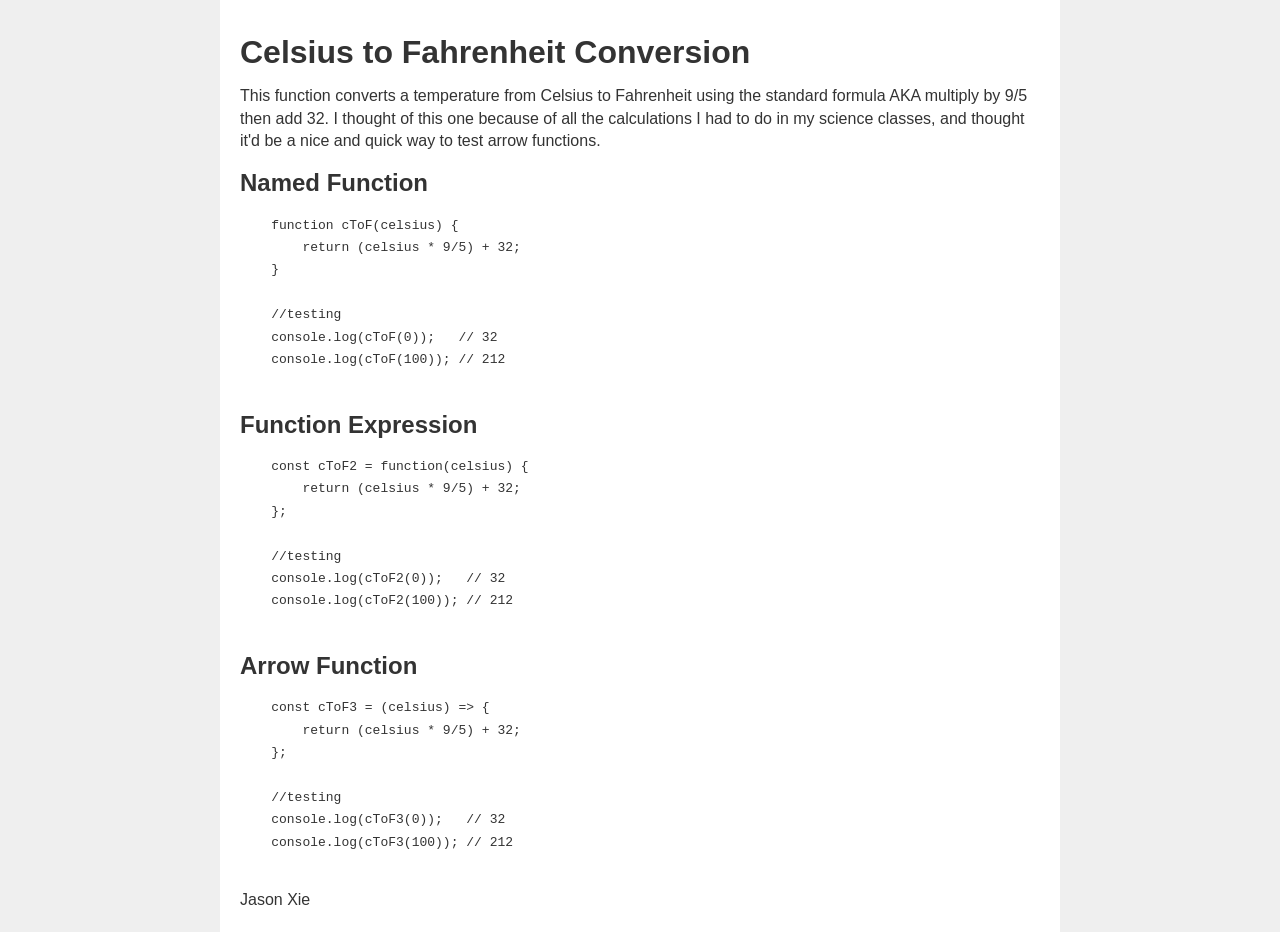
<file: arrowfunc/index.html>
<!DOCTYPE html>
<html lang="en">
<head>
    <meta charset="UTF-8">
    <meta http-equiv="X-UA-Compatible" content="IE=edge">
    <meta name="viewport" content="width=device-width, initial-scale=1.0">
    <title>Arrow Functions</title>
    <style>
        html {
            background-color: #efefef;
        }
        body {
            font-family: Arial, Helvetica, sans-serif;
            color: #333;
            line-height: 1.4em;
            max-width: 800px;
            margin: auto;
            padding: 20px;
            background-color: #fff;
        }

        code {
            font-family: 'Courier New', Courier, monospace;
        }
    </style>
</head>
<body>
<h1>Celsius to Fahrenheit Conversion</h1>

    <p>This function converts a temperature from Celsius to Fahrenheit using the standard formula AKA multiply by 9/5 then add 32. I thought of this one because of all the calculations I had to do in my science classes, and thought it'd be a nice and quick way to test arrow functions.</p>

    <h2>Named Function</h2>
    <code>
        <pre>
    function cToF(celsius) {
        return (celsius * 9/5) + 32;
    }

    //testing
    console.log(cToF(0));   // 32
    console.log(cToF(100)); // 212
        </pre>
    </code>

    <h2>Function Expression</h2>
    <code>
        <pre>
    const cToF2 = function(celsius) {
        return (celsius * 9/5) + 32;
    };

    //testing
    console.log(cToF2(0));   // 32
    console.log(cToF2(100)); // 212
        </pre>
    </code>

    <h2>Arrow Function</h2>
    <code>
        <pre>
    const cToF3 = (celsius) => {
        return (celsius * 9/5) + 32;
    };

    //testing
    console.log(cToF3(0));   // 32
    console.log(cToF3(100)); // 212
        </pre>
    </code>

    <footer>Jason Xie</footer>

</body>
</html>
</file>
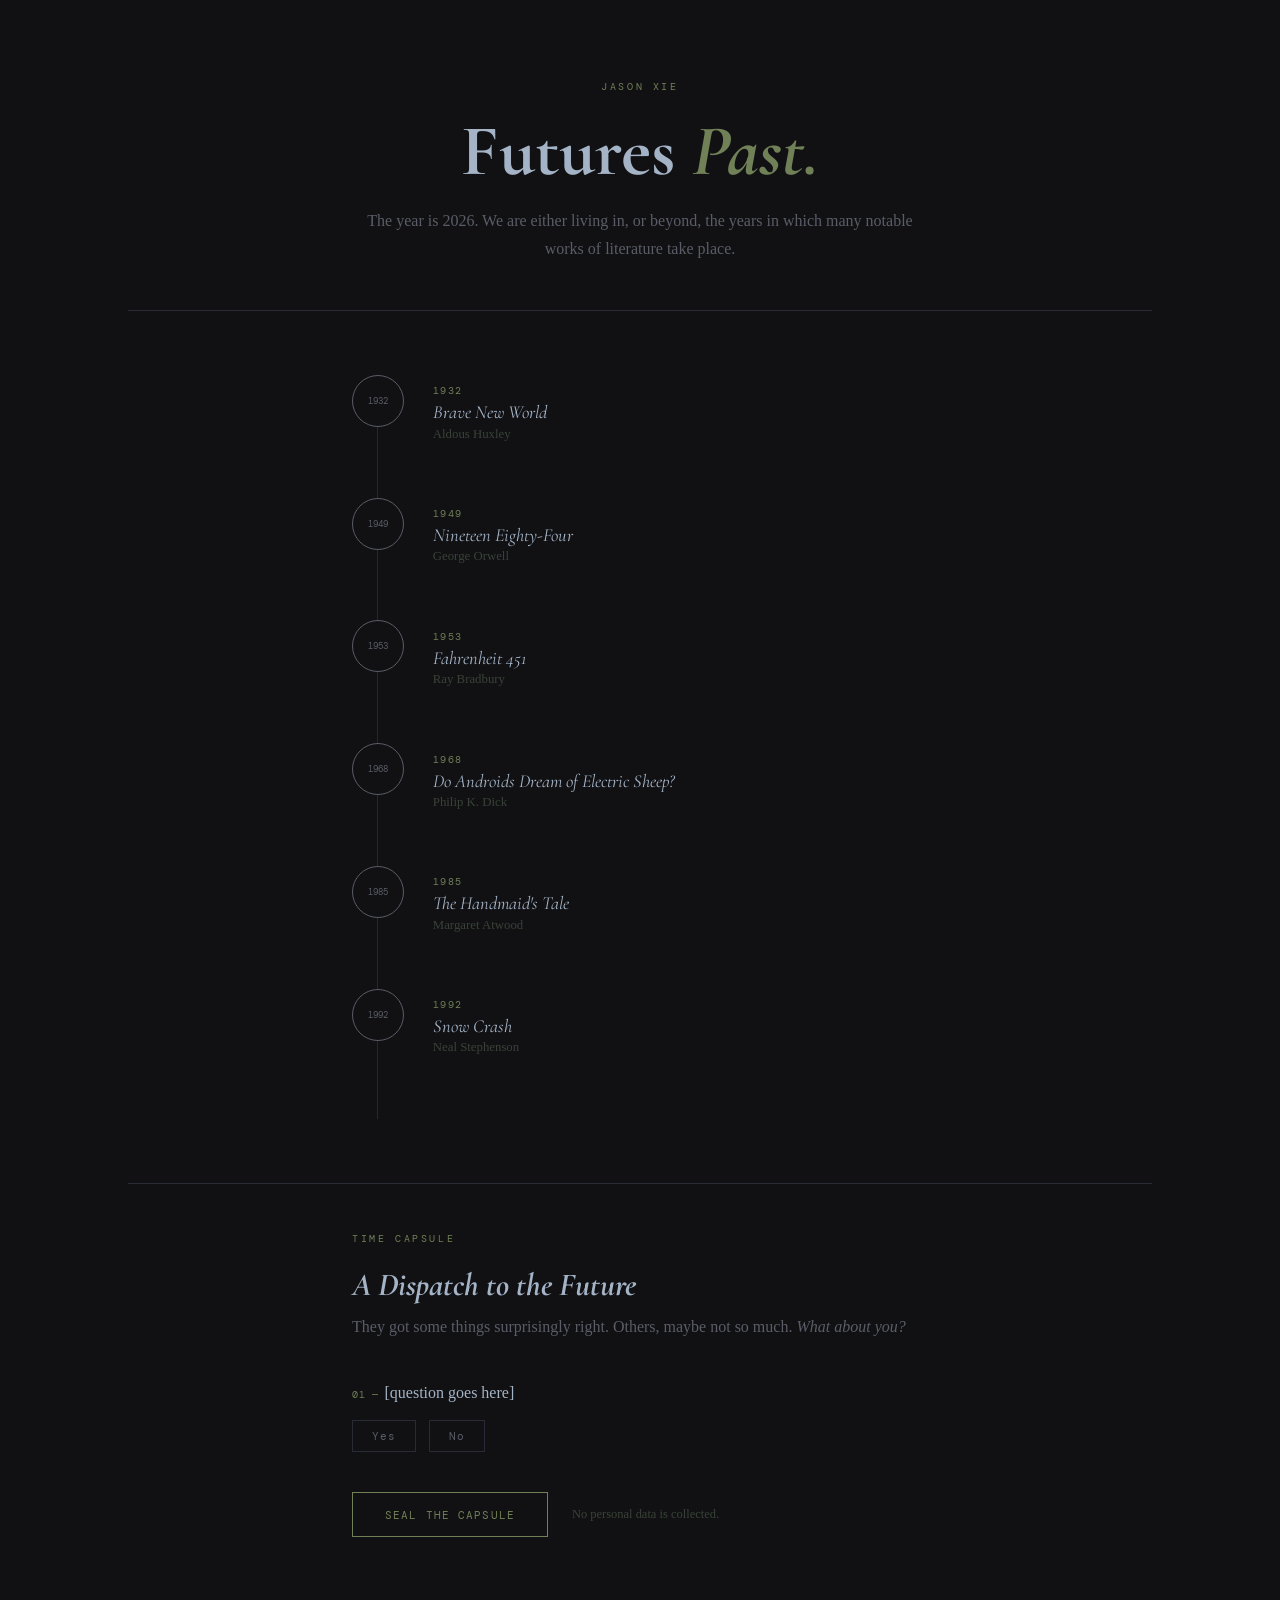
<file: capstone/development/version1/index.html>
<!doctype html>
<html lang="en">

<head>
    <meta charset="UTF-8">
    <meta name="viewport" content="width=device-width, initial-scale=1.0">
    <title>futures past</title>
    <link rel="preconnect" href="https://fonts.googleapis.com">
    <link href="https://fonts.googleapis.com/css2?family=Cormorant+Garamond:ital,wght@0,400;0,700;1,400&family=IM+Fell+English:ital@0;1&family=DM+Mono:wght@400;500&display=swap" rel="stylesheet">
    <link rel="stylesheet" href="styles.css">
</head>

<body>

    <header>
        <p class="tag">JASON XIE</p>
        <h1>Futures <em>Past.</em></h1>
        <p class="sub">The year is 2026. We are either living in, or beyond, the years in which many notable works of literature take place.</p>
    </header>

    <hr class="rule">

    <section class="spine">

        <div class="entry" style="--dot: #e8a838;">
            <div class="dot">1932</div>
            <div>
                <span class="yr">1932</span>
                <span class="ttl">Brave New World</span>
                <span class="auth">Aldous Huxley</span>
            </div>
        </div>

        <div class="entry" style="--dot: #c0392b;">
            <div class="dot">1949</div>
            <div>
                <span class="yr">1949</span>
                <span class="ttl">Nineteen Eighty-Four</span>
                <span class="auth">George Orwell</span>
            </div>
        </div>

        <div class="entry" style="--dot: #e86b38;">
            <div class="dot">1953</div>
            <div>
                <span class="yr">1953</span>
                <span class="ttl">Fahrenheit 451</span>
                <span class="auth">Ray Bradbury</span>
            </div>
        </div>

        <div class="entry" style="--dot: #8e3a3a;">
            <div class="dot">1968</div>
            <div>
                <span class="yr">1968</span>
                <span class="ttl">Do Androids Dream of Electric Sheep?</span>
                <span class="auth">Philip K. Dick</span>
            </div>
        </div>

        <div class="entry" style="--dot: #6a8a7a;">
            <div class="dot">1985</div>
            <div>
                <span class="yr">1985</span>
                <span class="ttl">The Handmaid's Tale</span>
                <span class="auth">Margaret Atwood</span>
            </div>
        </div>

        <div class="entry" style="--dot: #4a6fa5;">
            <div class="dot">1992</div>
            <div>
                <span class="yr">1992</span>
                <span class="ttl">Snow Crash</span>
                <span class="auth">Neal Stephenson</span>
            </div>
        </div>

    </section>

    <hr class="rule">

    <section class="capsule">
        <p class="tag">TIME CAPSULE</p>
        <h2>A Dispatch to the Future</h2>
        <p class="sub">They got some things surprisingly right. Others, maybe not so much. <em>What about you?</em></p>

        <form>

            <div class="q">
                <p><span class="n">01 —</span>[question goes here]</p>
                <div class="opts">
                    <label><input type="radio" name="q1" value="yes"> Yes</label>
                    <label><input type="radio" name="q1" value="no"> No</label>
                </div>
            </div>

            <div class="send">
                <button type="submit">SEAL THE CAPSULE</button>
                <p>No personal data is collected.</p>
            </div>

        </form>
    </section>

</body>
</html>
</file>
<file: capstone/development/version1/styles.css>
*, *::before, *::after { box-sizing: border-box; margin: 0; padding: 0; }

:root {
    --dark: #111114;
    --light: #a4b4c6;
    --mute: #5a5d67;
    --accent: #708157;
    --dim: #394237;
}

body {
    font-family: 'IM Fell English', serif;
    background: var(--dark);
    color: var(--light);
}

header, .capsule {
    max-width: 640px;
    margin: 0 auto;
    padding: 5rem 2rem 3rem;
    text-align: center;
}

.tag {
    font-family: 'DM Mono', monospace;
    font-size: 0.65rem;
    letter-spacing: 0.25em;
    text-transform: uppercase;
    color: var(--accent);
    margin-bottom: 1.2rem;
}

h1 {
    font-family: 'Cormorant Garamond', serif;
    font-size: clamp(2.4rem, 6vw, 4.5rem);
    line-height: 1.1;
    margin-bottom: 1rem;
}

h1 em { color: var(--accent); }

h2 {
    font-family: 'Cormorant Garamond', serif;
    font-size: 2rem;
    font-style: italic;
    margin-bottom: 0.6rem;
}

.sub {
    font-size: 1rem;
    color: var(--mute);
    line-height: 1.7;
}

.spine {
    max-width: 640px;
    margin: 4rem auto;
    padding: 0 2rem 4rem;
    position: relative;
}

.spine::before {
    content: '';
    position: absolute;
    top: 0; bottom: 0;
    left: calc(2rem + 25px);
    width: 1px;
    background: rgba(90,93,103,0.3);
}

.entry {
    display: flex;
    gap: 1.8rem;
    align-items: flex-start;
    margin-bottom: 3.5rem;
    cursor: pointer;
}

.entry:last-child { margin-bottom: 0; }

.dot {
    width: 52px;
    height: 52px;
    border-radius: 50%;
    border: 1.5px solid var(--mute);
    background: var(--dark);
    display: flex;
    align-items: center;
    justify-content: center;
    font-family: 'DM Mono', monospace;
    font-size: 0.58rem;
    color: var(--mute);
    flex-shrink: 0;
    z-index: 1;
    transition: 0.3s;
}

.entry:hover .dot {
    background: var(--dot, var(--accent));
    border-color: var(--dot, var(--accent));
    color: var(--dark);
    transform: scale(1.12);
}

.yr, .ttl, .auth { display: block; }

.yr {
    font-family: 'DM Mono', monospace;
    font-size: 0.6rem;
    letter-spacing: 0.15em;
    color: var(--accent);
    margin-bottom: 0.25rem;
    padding-top: 0.6rem;
}

.ttl {
    font-family: 'Cormorant Garamond', serif;
    font-size: 1.15rem;
    font-style: italic;
    margin-bottom: 0.2rem;
    transition: 0.2s;
}

.auth { font-size: 0.8rem; color: var(--dim); }

.entry:hover .ttl { opacity: 0.75; }

.rule {
    border: none;
    border-top: 1px solid #282b35;
    max-width: 80%;
    margin: 0 auto;
    position: relative;
}

.rule::before {
    content: 'your turn — the present, recorded';
    position: absolute;
    top: 50%;
    left: 50%;
    transform: translate(-50%, -50%);
    background: var(--dark);
    padding: 0 1.5rem;
    font-family: 'DM Mono', monospace;
    font-size: 0.6rem;
    letter-spacing: 0.25em;
    text-transform: uppercase;
    color: var(--accent);
    opacity: 0.7;
    white-space: nowrap;
}

.capsule { text-align: left; padding-top: 3rem; padding-bottom: 6rem; }

.capsule .sub { margin: 0 0 2.5rem; }

.q { margin-bottom: 2rem; }

.q p {
    font-size: 1rem;
    line-height: 1.6;
    margin-bottom: 0.9rem;
}

.n {
    font-family: 'DM Mono', monospace;
    font-size: 0.65rem;
    color: var(--accent);
    margin-right: 0.4rem;
    letter-spacing: 0.05em;
}

.opts { display: flex; gap: 0.8rem; flex-wrap: wrap; }

.opts label {
    cursor: pointer;
    border: 1px solid #282b35;
    padding: 0.5rem 1.2rem;
    font-family: 'DM Mono', monospace;
    font-size: 0.7rem;
    letter-spacing: 0.08em;
    color: var(--mute);
    transition: 0.2s;
    position: relative;
}

.opts label input[type=radio] { position: absolute; opacity: 0; width: 0; height: 0; }
.opts label:has(input:checked) { border-color: var(--accent); color: var(--accent); background: rgba(112,129,87,0.08); }
.opts label:hover { border-color: var(--mute); color: var(--light); }

textarea {
    width: 100%;
    background: rgba(255,255,255,0.03);
    border: 1px solid rgba(139,111,71,0.35);
    color: var(--light);
    font-family: 'IM Fell English', serif;
    font-size: 0.9rem;
    padding: 0.8rem 1rem;
    resize: vertical;
    min-height: 80px;
    line-height: 1.6;
    transition: 0.2s;
}

.send {
    display: flex;
    align-items: center;
    gap: 1.5rem;
    margin-top: 2.5rem;
    flex-wrap: wrap;
}

.send button {
    border: 1px solid var(--accent);
    background: none;
    color: var(--accent);
    font-family: 'DM Mono', monospace;
    font-size: 0.7rem;
    letter-spacing: 0.1em;
    text-transform: uppercase;
    padding: 0.9rem 2rem;
    cursor: pointer;
    transition: 0.25s;
}

.send button:hover { background: var(--accent); color: var(--dark); }

.send p { font-size: 0.78rem; color: var(--dim); line-height: 1.5; }
</file>
